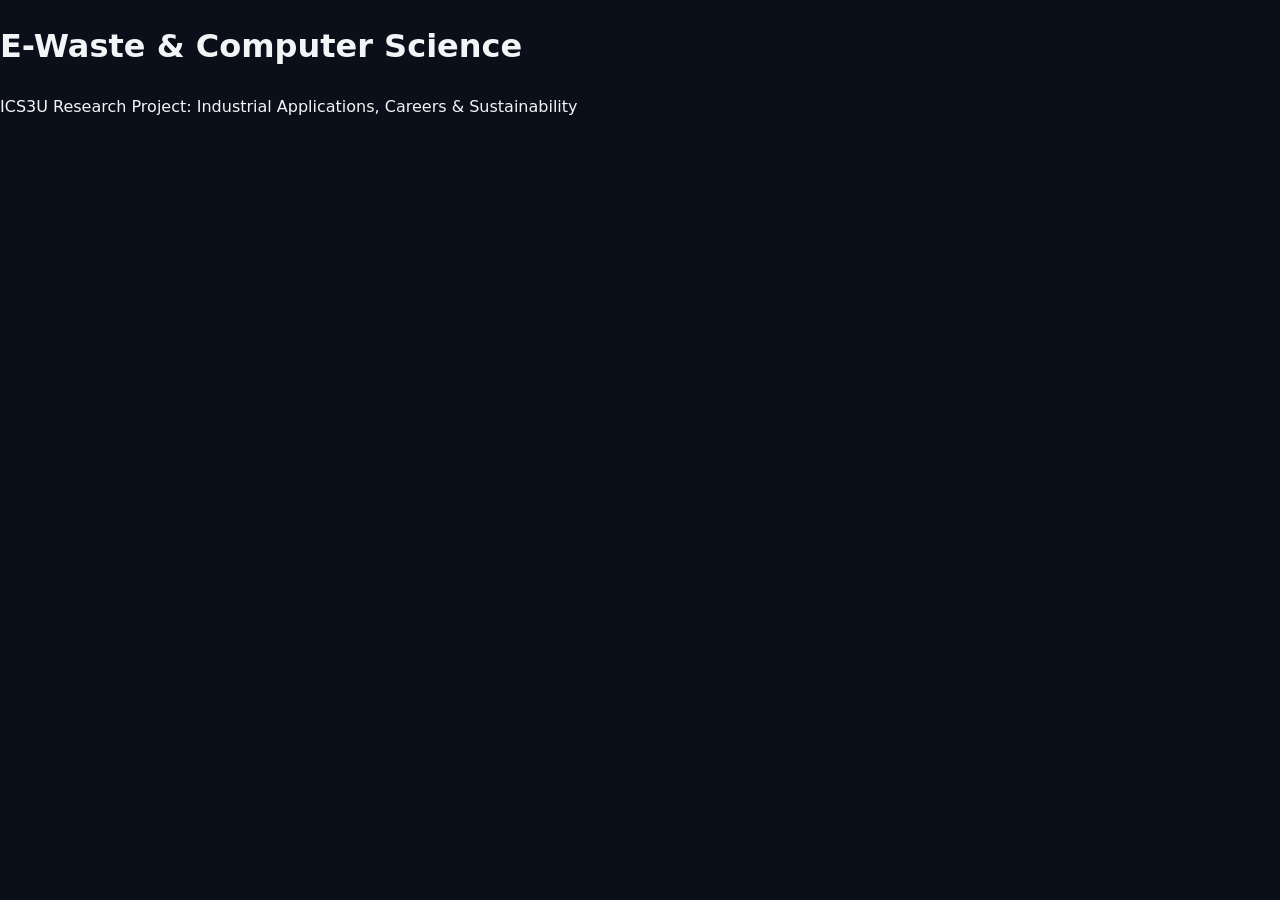
<file: index.html>
<!DOCTYPE html>
<html>
 <head>

    <link rel="stylesheet" href="styles.css">

    <title>E-waste - Intro</title>

    </head>

    <body>

        <header>
        <h1>E-Waste & Computer Science</h1>
        <p>ICS3U Research Project: Industrial Applications, Careers & Sustainability</p>
    </header>
     
    </body>
 
</html>
</file>
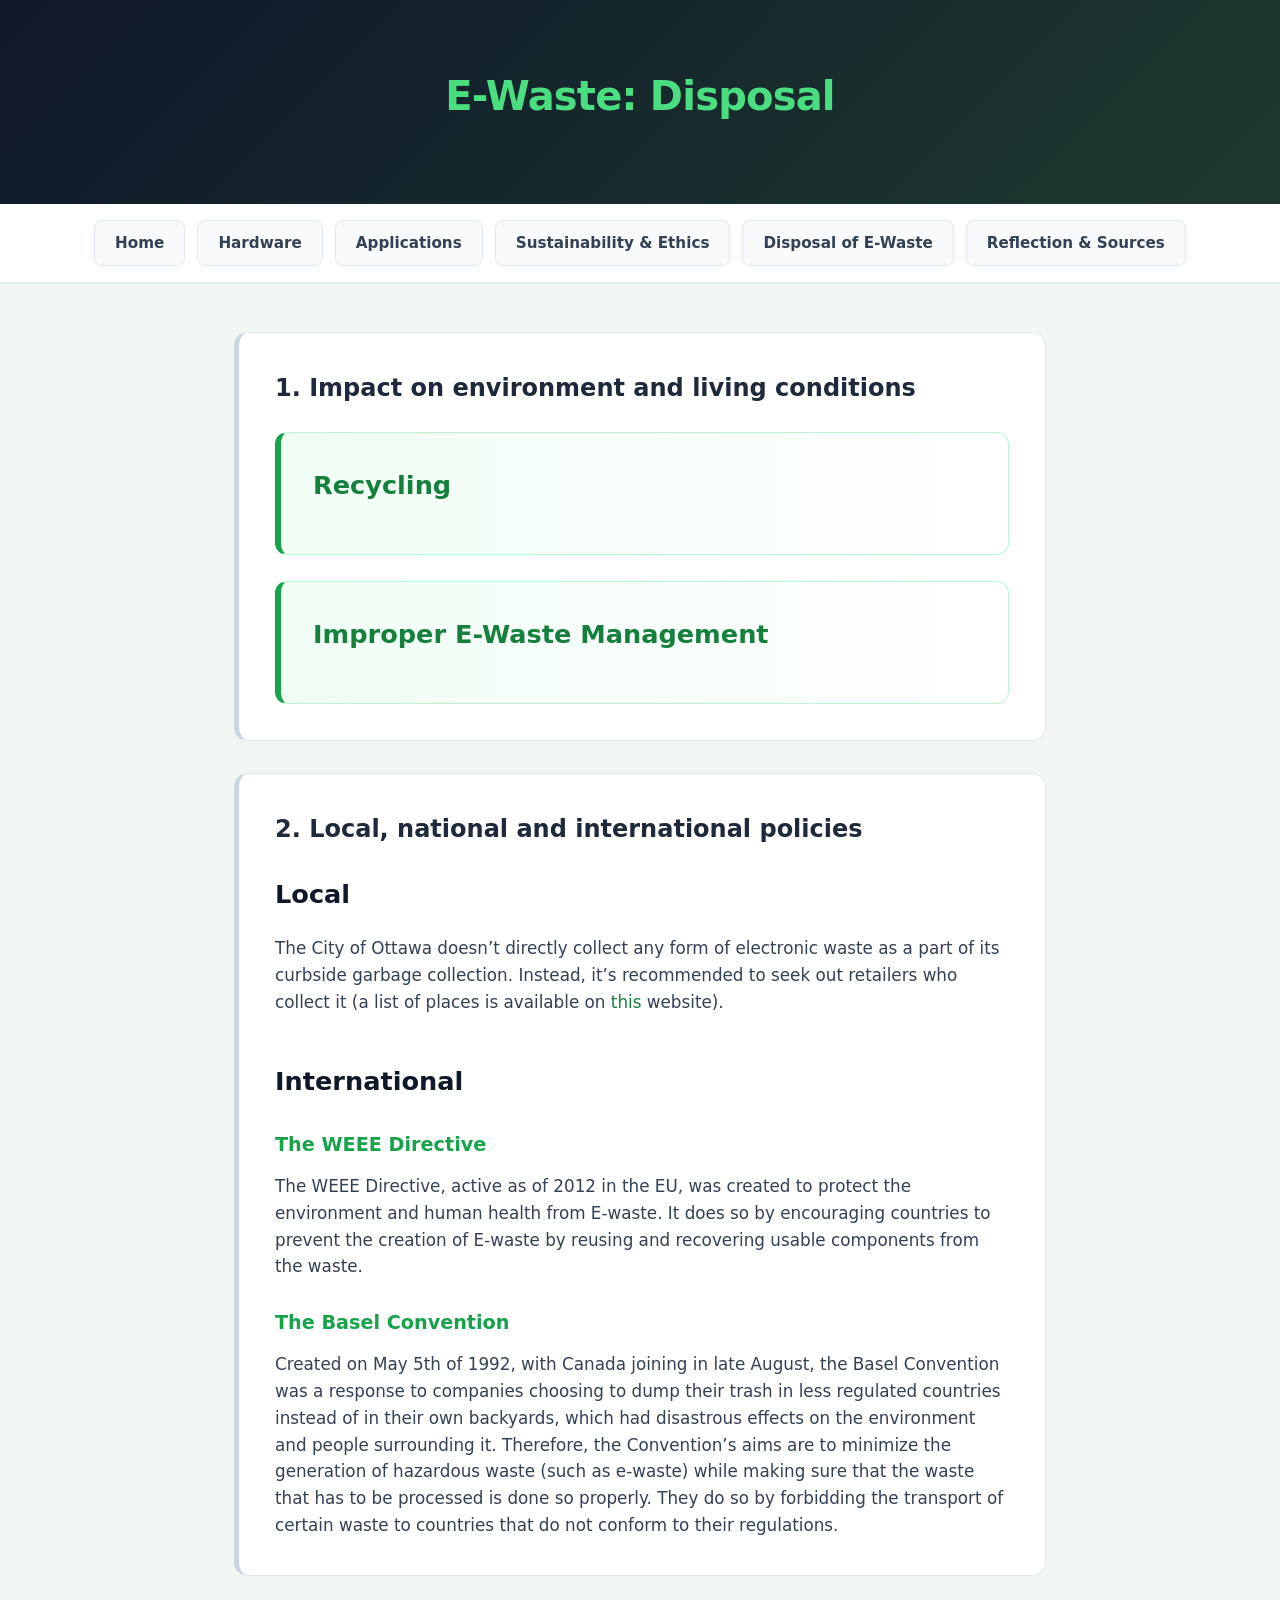
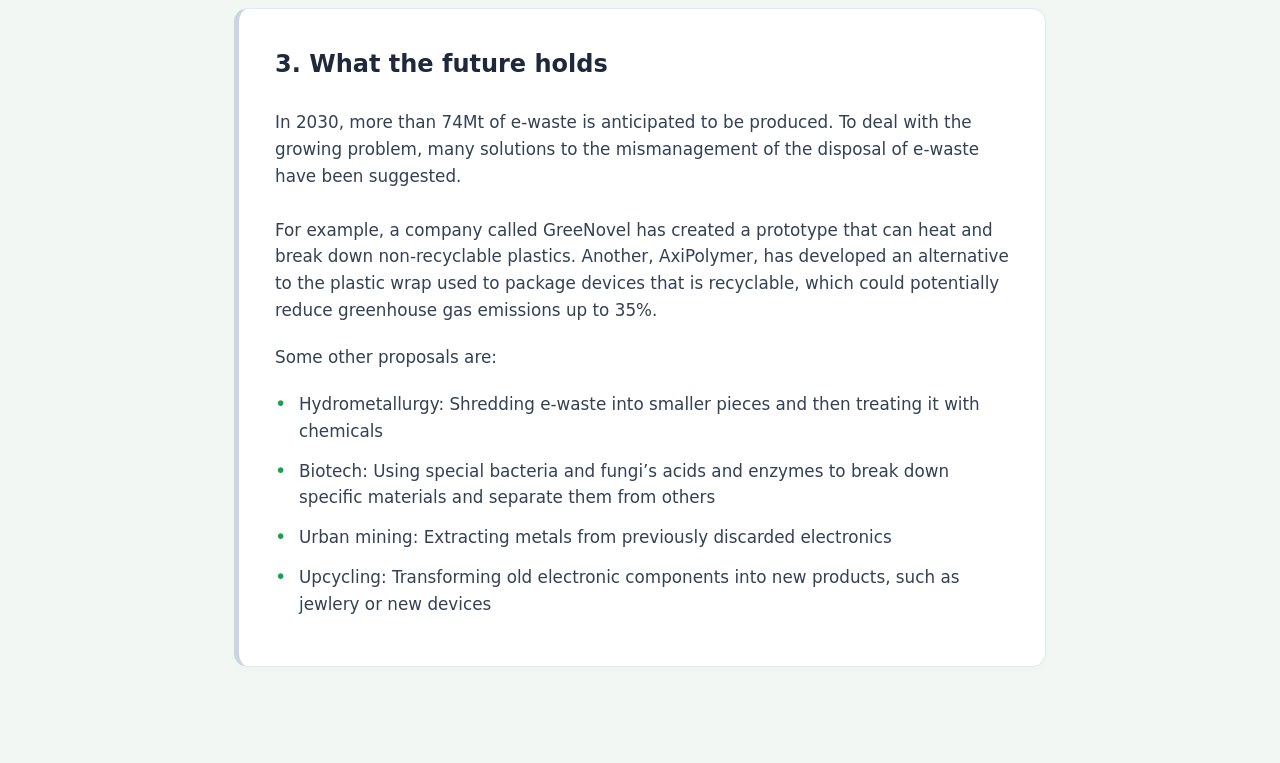
<file: disposal.html>
<!DOCTYPE html>
<html>
  <head>
    <meta charset="UTF-8">
    <meta name="viewport" content="width=device-width, initial-scale=1.0">
    <title>E-Waste: Disposal</title>
    <link rel="stylesheet" href="disposalStyle.css">
</head>
<body>

    <header>
        <h1>E-Waste: Disposal</h1>
    </header>

    <nav>
        <a href="inside.html">Home</a>
        <a href="hardware.html">Hardware</a>
        <a href="human.html">Applications</a>
        <a href="future.html">Sustainability & Ethics</a>
        <a href="disposal.html">Disposal of E-Waste</a>
        <a href="references.html">Reflection & Sources</a>
    </nav>

    <main>
        
        <section>
            <h1>1. Impact on environment and living conditions</h1>
        <br>

        <div class="highlight-box">
            <details>
                <summary><h2>Recycling</h2></summary>
                <p>
                    When collected properly, in Canada, E-waste is transported into regional processing facilities to be recycled,
                    which allows us to manufacture new products from it while reducing the environmental impact production 
                    would’ve had if we had had to dig up new resources. The general process varies from province to province and 
                    even city to city, but most e-waste is treated as follows:
                <br>
                <br>
                    Before it can be recycled, E-waste is first sorted in regional processing facilities. This is because different
                    devices are recycled differently. More than just sorting happens at this stage. Devices with personal data 
                    (smartphones, computers) have to be wiped to protect their previous users, and some devices will have to be 
                    dismantled so that dangerous components (batteries, lamps containing mercury–which can damage the brain and 
                    coordination) can be removed and properly handled.
                <br>
                <br>
                    All the parts then move on to recycling, where they are shredded and separated (based on conductivity, 
                    magnetism and density). Some materials are sent to be further refined under heat, such as metals or plastics, 
                    which pose a challenge since many different plastics are used in electronics. Then, they are mostly recycled 
                    into new products.
                <br>
                <br>
                    The whole process allows us to save energy, helps us reduce greenhouse gas emissions and reduces the need to mine 
                    new resources.

                </p>
            </details>
        </div>
    <br>
        <div class="highlight-box">
            <details>
                <summary><h2>Improper E-Waste Management</h2></summary>
                    <p>
                        While recycling is one of the best options for managing the trash, it’s not used as much as it 
                        should be, likely because of the cost. In fact, only 17-20% of E-waste is properly recycled. In 2019, 
                        53,6 million metric tons of waste was generated, and a report suggests that 4500 Eiffel Towers could be 
                        constructed from the amount of waste generated each year.
                    <br>
                    <br>
                        Instead of dealing with their country's laws of E-waste management and its costs, certain companies 
                        choose to export to less developed countries and use methods such as landfilling, incineration or acid 
                        baths. This has had many harmful effects on the environment and the people living near the dumping sites.
                    </p>
                <h3>Humans</h3>
                    <p>
                        When exposed to them for long periods of time, some components found in appliances can have 
                        disastrous effects on human health. One example is dioxins, a group of highly toxic chemicals 
                        that have been detected in the range of 15 to 56 times the World Health Organization’s recommended 
                        maximum intake near waste sites. They make their way into the body, harming respiratory health and the
                        immune system in addition to being able to cause cancers, tumors and chronic diseases.
                    </p>
                <h3>Environment</h3>
                    <p>
                        Incorrect treatment of e-waste can cause a lot of pollution. Chemicals in landfills can seep into 
                        the soil and contaminate the water, which is transmitted onto the plants that absorb it, giving 
                        them a variety of illnesses.This affects both humans and animals alike. The toxin-filled water can 
                        eventually make its way into rivers and ponds, spreading to areas multiple kilometers away from the 
                        facility. 
                    </p>
            </details>
        </div>
        </section>

        <section>
            <h1>2. Local, national and international policies</h1>
        <br>
            <h2>Local</h2>
                <p>
                The City of Ottawa doesn’t directly collect any form of electronic waste as a part of its curbside garbage 
                collection. Instead, it’s recommended to seek out retailers who collect it (a list of places is available on 
                <a href="https://ottawa.ca/en/garbage-and-recycling/waste-explorer" class="link" target="_blank">this</a> 
                website).
                </p>
        <br>
            <h2>International</h2>
                <h3>The WEEE Directive</h3>
                <p>
                    The WEEE Directive, active as of 2012 in the EU, was created to protect the environment and human 
                    health from E-waste. It does so by encouraging countries to prevent the creation of E-waste by reusing 
                    and recovering usable components from the waste.
                </p>
                <h3>The Basel Convention</h3>
                <p>
                    Created on May 5th of 1992, with Canada joining in late August, the Basel Convention was a response 
                    to companies choosing to dump their trash in less regulated countries instead of in their own backyards, 
                    which had disastrous effects on the environment and people surrounding it. Therefore, the Convention’s 
                    aims are to minimize the generation of hazardous waste (such as e-waste) while making sure that the waste 
                    that has to be processed is done so properly. They do so by forbidding the transport of certain waste to 
                    countries that do not conform to their regulations.
                </p>
        </section>


        <section>
            <h1>3. What the future holds</h1>
            <br>
                <p>
                    In 2030, more than 74Mt of e-waste is anticipated to be produced. To deal with the growing problem,
                    many solutions to the mismanagement of the disposal of e-waste have been suggested.
                <br>
                <br>
                    For example, a company called GreeNovel has created a prototype that can heat and break down 
                    non-recyclable plastics. Another, AxiPolymer, has developed an alternative to the plastic wrap used to
                    package devices that is recyclable, which could potentially reduce greenhouse gas emissions up to 35%. 
                </p>
                <p style="list-style-type:circle;">
                    Some other proposals are:
                    <li>Hydrometallurgy: Shredding e-waste into smaller pieces and then treating it with chemicals</li>
                    <li>Biotech: Using special bacteria and fungi’s acids and enzymes to break down specific materials and 
                    separate them from others</li>
                    <li>Urban mining: Extracting metals from previously discarded electronics 
                    <li>Upcycling: Transforming old electronic components into new products, such as jewlery or new devices</li>
                    </p>
        </section>


       <!-- <div class="highlight-box">
            <h2>Links</h2>
            <a class="link" href="https://landbellcanada.com/where-does-e-waste-go/#:~:text=Designated%20Drop%2Doff%20Locations%3A%20Many,centers%2C%20or%20dedicated%20recycling%20depots">Where does E-Waste go? - Landbell Canada</a>
        <br>
            <a class="link" href="https://www.pcsforpeople.org/environmental/the-impact-of-e-waste-understanding-the-consequences-and-solutions/">The Impact of E-waste: Understanding the Consequences and Solutions - PCs for People</a>
        <br> 
            <a class="link" href="https://www.sciencedirect.com/science/article/pii/S2949750723000135#s0075">Review on E-waste management and its impact on the environment and society - Science Direct</a>
        <br> 
            <a class="link" href="https://ottawa.ca/en/garbage-and-recycling/hazardous-waste-electronic-waste-and-special-items/electronic-waste">Hazardous waste, electronic waste and special items - City of Ottawa</a>
        <br> 
            <a class="link" href="https://www.canada.ca/en/shared-services/campaigns/stories/innovation-story-revolutionizing-it-waste-recycling.html">Revolutionizing IT waste recycling - Government of Canada</a>
        <br> 
            <a class="link" href="https://www.who.int/news-room/fact-sheets/detail/dioxins-and-their-effects-on-human-health">Dioxins - WHO</a>
        <br> 
            <a class="link" href="https://quantumlifecycle.com/en_CA/blog/innovative-e-waste-recycling-methods-turning-waste-into-resources/">Innovative E-Waste Recycling Methods: Turning Waste into Resources - Quantum</a>
        <br> 
            <a class="link" href="https://www.canada.ca/en/environment-climate-change/services/managing-reducing-waste/international-commitments/basel-convention-control-transboundary-movements.html">Basel convention on the control of transboundary movements of hazardous wastes and <br> their disposal - Government of Canada</a>
        <br> 
            <a class="link" href="https://www.basel.int/TheConvention/Overview/tabid/1271/Default.aspx">Basel Convention on the Control of Transboundary Movements of Hazardous Wastes and their Disposal - The Basel Convention</a>
        <br> 
            <a class="link" href="https://environment.ec.europa.eu/topics/waste-and-recycling/waste-electrical-and-electronic-equipment-weee_en">Waste from Electrical and Electronic Equipment (WEEE) - European Comission</a>
        </div> -->
    </main>

</body>
</html>
</file>
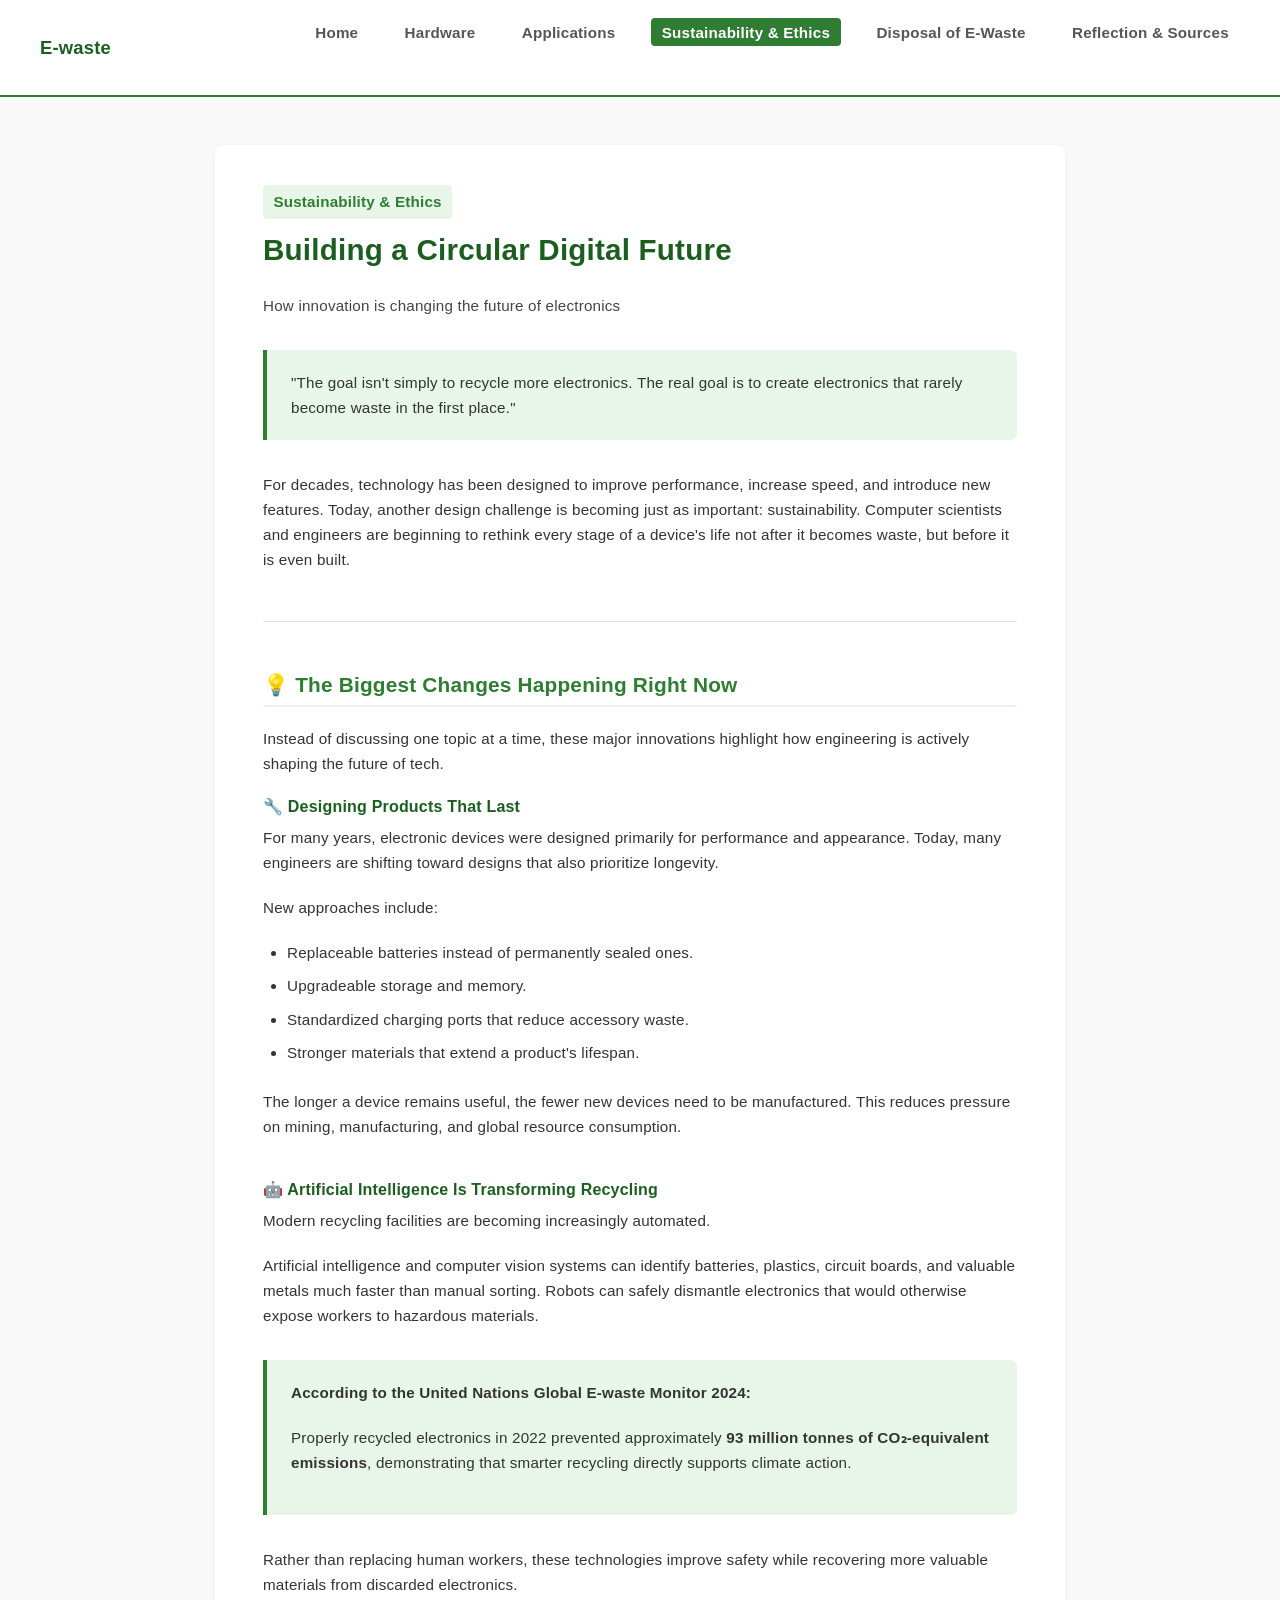
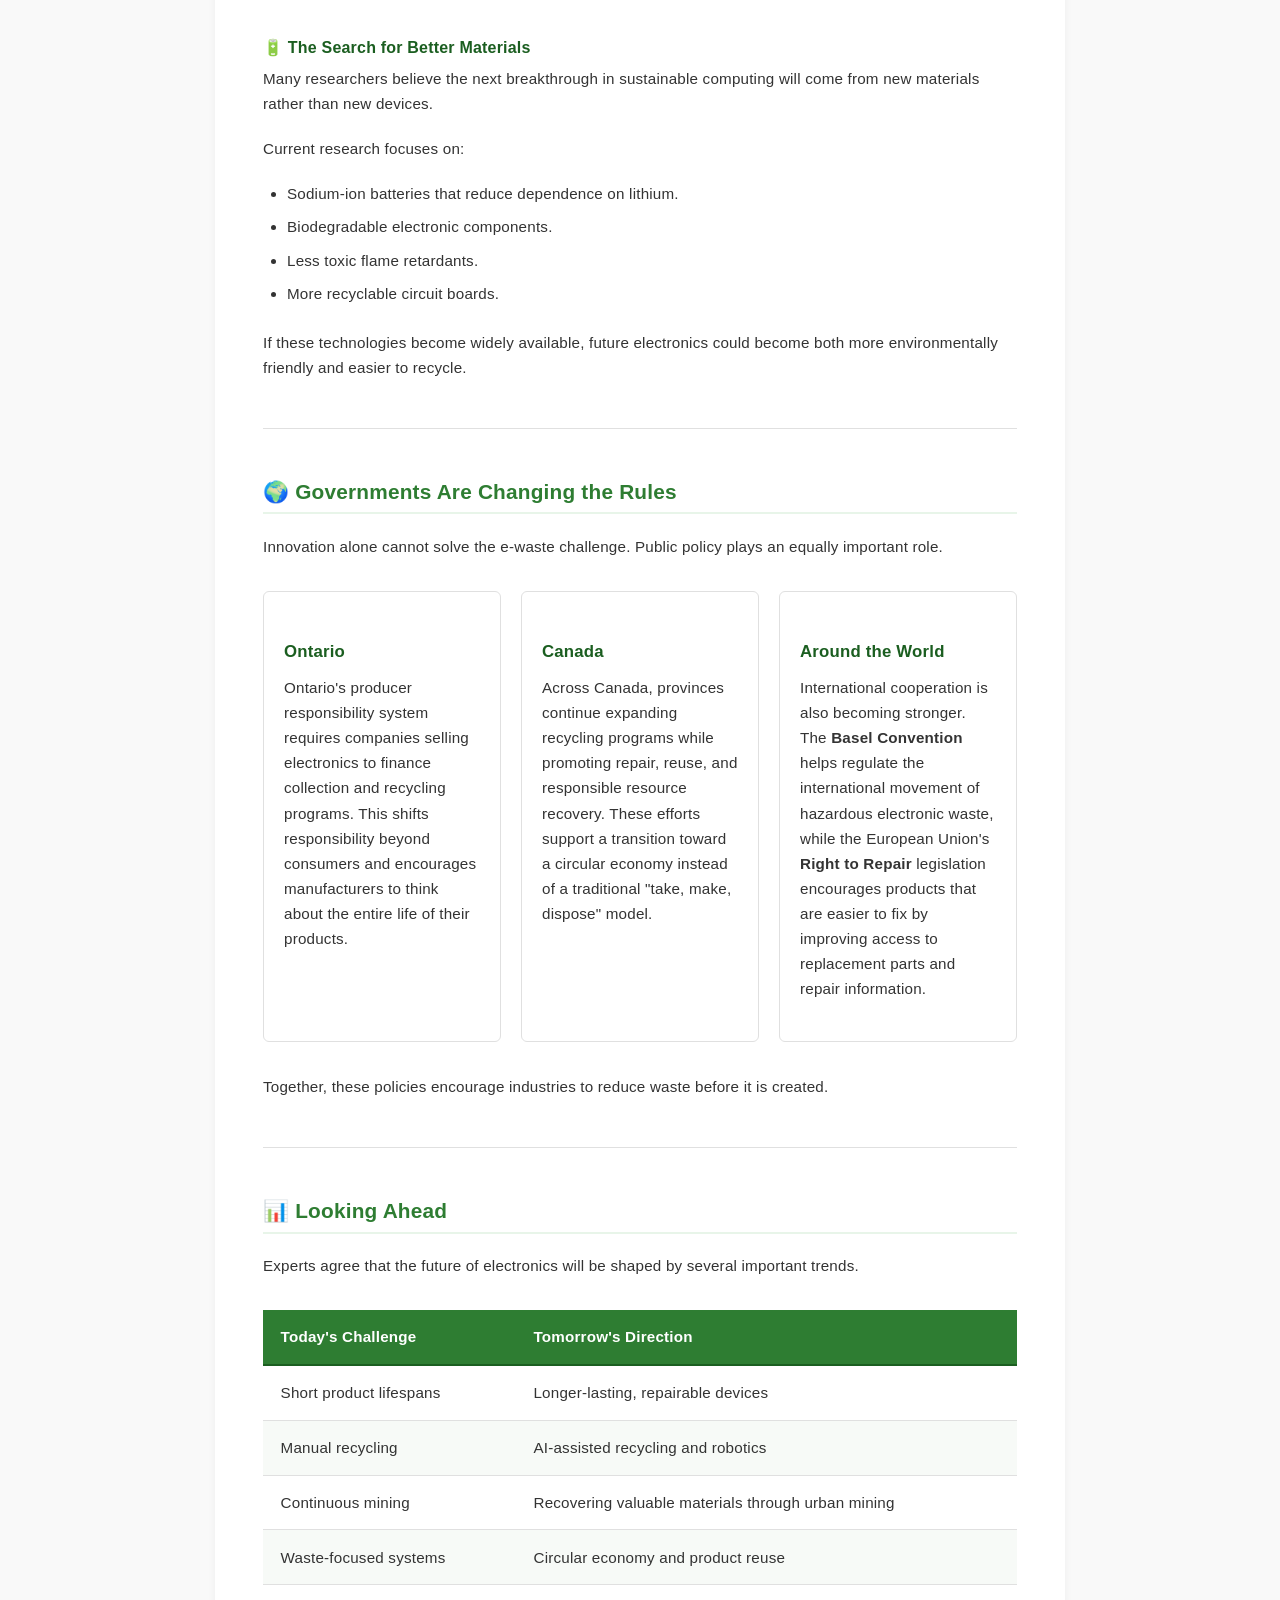
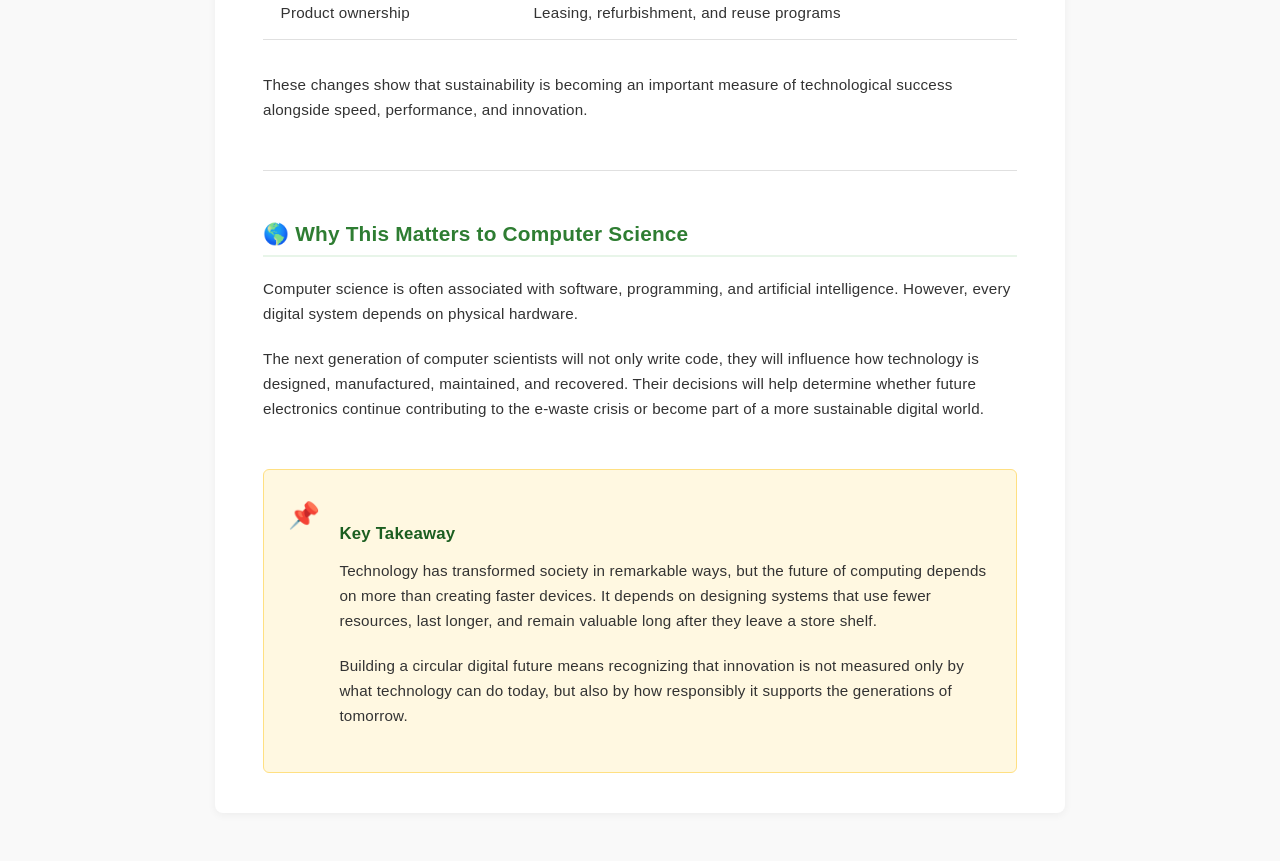
<file: future.html>
<!DOCTYPE html>
<html lang="en">
<head>
  <!--This document is under the tab "Sustainabillity & Ethics"-->
  <meta charset="UTF-8">
  <meta name="viewport" content="width=device-width, initial-scale=1.0">
  <title>Building a Circular Digital Future | Sustainability & Ethics</title>
  <link rel="stylesheet" href="ass.css">
</head>
<body>

  <header class="site-header">
    <div class="logo">E-waste</div>
    <nav>
      <ul>
        <li><a href="inside.html">Home</a></li>
        <li><a href="hardware.html">Hardware</a></li>
        <li><a href="human.html">Applications</a></li>
        <li><a href="future.html" class="active">Sustainability & Ethics</a></li>
        <li><a href="disposal.html">Disposal of E-Waste</a></li>
        <li><a href="references.html">Reflection & Sources</a></li>
    </nav>
  </header>

  <main class="article-container">

    <header class="article-hero">
      <span class="category-tag">Sustainability & Ethics</span>
      <h1>Building a Circular Digital Future</h1>
      <p class="lead-in">How innovation is changing the future of electronics</p>
      
      <blockquote class="pull-quote">
        "The goal isn't simply to recycle more electronics. The real goal is to create electronics that rarely become waste in the first place."
      </blockquote>

      <p>
        For decades, technology has been designed to improve performance, increase speed, and introduce new features. Today, another design challenge is becoming just as important: sustainability. Computer scientists and engineers are beginning to rethink every stage of a device's life not after it becomes waste, but before it is even built.
      </p>

    </header>

    <hr class="divider">

    <article class="chapter">
      <span class="chapter-number"></span>
      <h2>💡 The Biggest Changes Happening Right Now</h2>
      <p class="section-note">
        Instead of discussing one topic at a time, these major innovations highlight how engineering is actively shaping the future of tech.
      </p>

      <section class="sub-topic">
        <h3>🔧 Designing Products That Last</h3>
        <p>
          For many years, electronic devices were designed primarily for performance and appearance. Today, many engineers are shifting toward designs that also prioritize longevity.
        </p>
        <p>New approaches include:</p>
        <ul>
          <li>Replaceable batteries instead of permanently sealed ones.</li>
          <li>Upgradeable storage and memory.</li>
          <li>Standardized charging ports that reduce accessory waste.</li>
          <li>Stronger materials that extend a product's lifespan.</li>
        </ul>
        <p>
          The longer a device remains useful, the fewer new devices need to be manufactured. This reduces pressure on mining, manufacturing, and global resource consumption.
        </p>
      </section>

      <section class="sub-topic">
        <h3>🤖 Artificial Intelligence Is Transforming Recycling</h3>
        <p>
          Modern recycling facilities are becoming increasingly automated.
        </p>
        <p>
          Artificial intelligence and computer vision systems can identify batteries, plastics, circuit boards, and valuable metals much faster than manual sorting. Robots can safely dismantle electronics that would otherwise expose workers to hazardous materials.
        </p>

        <blockquote class="stat-box">
          <p><strong>According to the United Nations Global E-waste Monitor 2024:</strong></p>
          <p>Properly recycled electronics in 2022 prevented approximately <strong>93 million tonnes of CO₂-equivalent emissions</strong>, demonstrating that smarter recycling directly supports climate action.</p>
        </blockquote>

        <p>
          Rather than replacing human workers, these technologies improve safety while recovering more valuable materials from discarded electronics.
        </p>
      </section>

      <section class="sub-topic">
        <h3>🔋 The Search for Better Materials</h3>
        <p>
          Many researchers believe the next breakthrough in sustainable computing will come from new materials rather than new devices.
        </p>
        <p>Current research focuses on:</p>
        <ul>
          <li>Sodium-ion batteries that reduce dependence on lithium.</li>
          <li>Biodegradable electronic components.</li>
          <li>Less toxic flame retardants.</li>
          <li>More recyclable circuit boards.</li>
        </ul>
        <p>
          If these technologies become widely available, future electronics could become both more environmentally friendly and easier to recycle.
        </p>
      </section>
    </article>

    <hr class="divider">

    <article class="chapter">
      <span class="chapter-number"></span>
      <h2>🌍 Governments Are Changing the Rules</h2>
      <p>
        Innovation alone cannot solve the e-waste challenge. Public policy plays an equally important role.
      </p>

      <div class="policy-grid">
        <div class="policy-card">
          <h3>Ontario</h3>
          <p>Ontario's producer responsibility system requires companies selling electronics to finance collection and recycling programs. This shifts responsibility beyond consumers and encourages manufacturers to think about the entire life of their products.</p>
        </div>

        <div class="policy-card">
          <h3>Canada</h3>
          <p>Across Canada, provinces continue expanding recycling programs while promoting repair, reuse, and responsible resource recovery. These efforts support a transition toward a circular economy instead of a traditional "take, make, dispose" model.</p>
        </div>

        <div class="policy-card">
          <h3>Around the World</h3>
          <p>International cooperation is also becoming stronger. The <strong>Basel Convention</strong> helps regulate the international movement of hazardous electronic waste, while the European Union's <strong>Right to Repair</strong> legislation encourages products that are easier to fix by improving access to replacement parts and repair information.</p>
        </div>
      </div>

      <p style="margin-top: 1.5rem;">
        Together, these policies encourage industries to reduce waste before it is created.
      </p>
    </article>

    <hr class="divider">

    <article class="chapter">
      <span class="chapter-number"></span>
      <h2>📊 Looking Ahead</h2>
      <p>
        Experts agree that the future of electronics will be shaped by several important trends.
      </p>

      <div class="table-container">
        <table class="data-table">
          <thead>
            <tr>
              <th>Today's Challenge</th>
              <th>Tomorrow's Direction</th>
            </tr>
          </thead>
          <tbody>
            <tr>
              <td>Short product lifespans</td>
              <td>Longer-lasting, repairable devices</td>
            </tr>
            <tr>
              <td>Manual recycling</td>
              <td>AI-assisted recycling and robotics</td>
            </tr>
            <tr>
              <td>Continuous mining</td>
              <td>Recovering valuable materials through urban mining</td>
            </tr>
            <tr>
              <td>Waste-focused systems</td>
              <td>Circular economy and product reuse</td>
            </tr>
            <tr>
              <td>Product ownership</td>
              <td>Leasing, refurbishment, and reuse programs</td>
            </tr>
          </tbody>
        </table>
      </div>

      <p>
        These changes show that sustainability is becoming an important measure of technological success alongside speed, performance, and innovation.
      </p>
    </article>

    <hr class="divider">

    <article class="chapter">
      <h2>🌎 Why This Matters to Computer Science</h2>
      <p>
        Computer science is often associated with software, programming, and artificial intelligence. However, every digital system depends on physical hardware.
      </p>
      <p>
        The next generation of computer scientists will not only write code, they will influence how technology is designed, manufactured, maintained, and recovered. Their decisions will help determine whether future electronics continue contributing to the e-waste crisis or become part of a more sustainable digital world.
      </p>
    </article>

    <aside class="did-you-know key-takeaway-box">
      <div class="icon">📌</div>
      <div>
        <h3>Key Takeaway</h3>
        <p>
          Technology has transformed society in remarkable ways, but the future of computing depends on more than creating faster devices. It depends on designing systems that use fewer resources, last longer, and remain valuable long after they leave a store shelf.
        </p>
        <p style="margin-top: 0.75rem;">
          Building a circular digital future means recognizing that innovation is not measured only by what technology can do today, but also by how responsibly it supports the generations of tomorrow.
        </p>
      </div>
    </aside>

  </main>



</body>
</html>
</file>
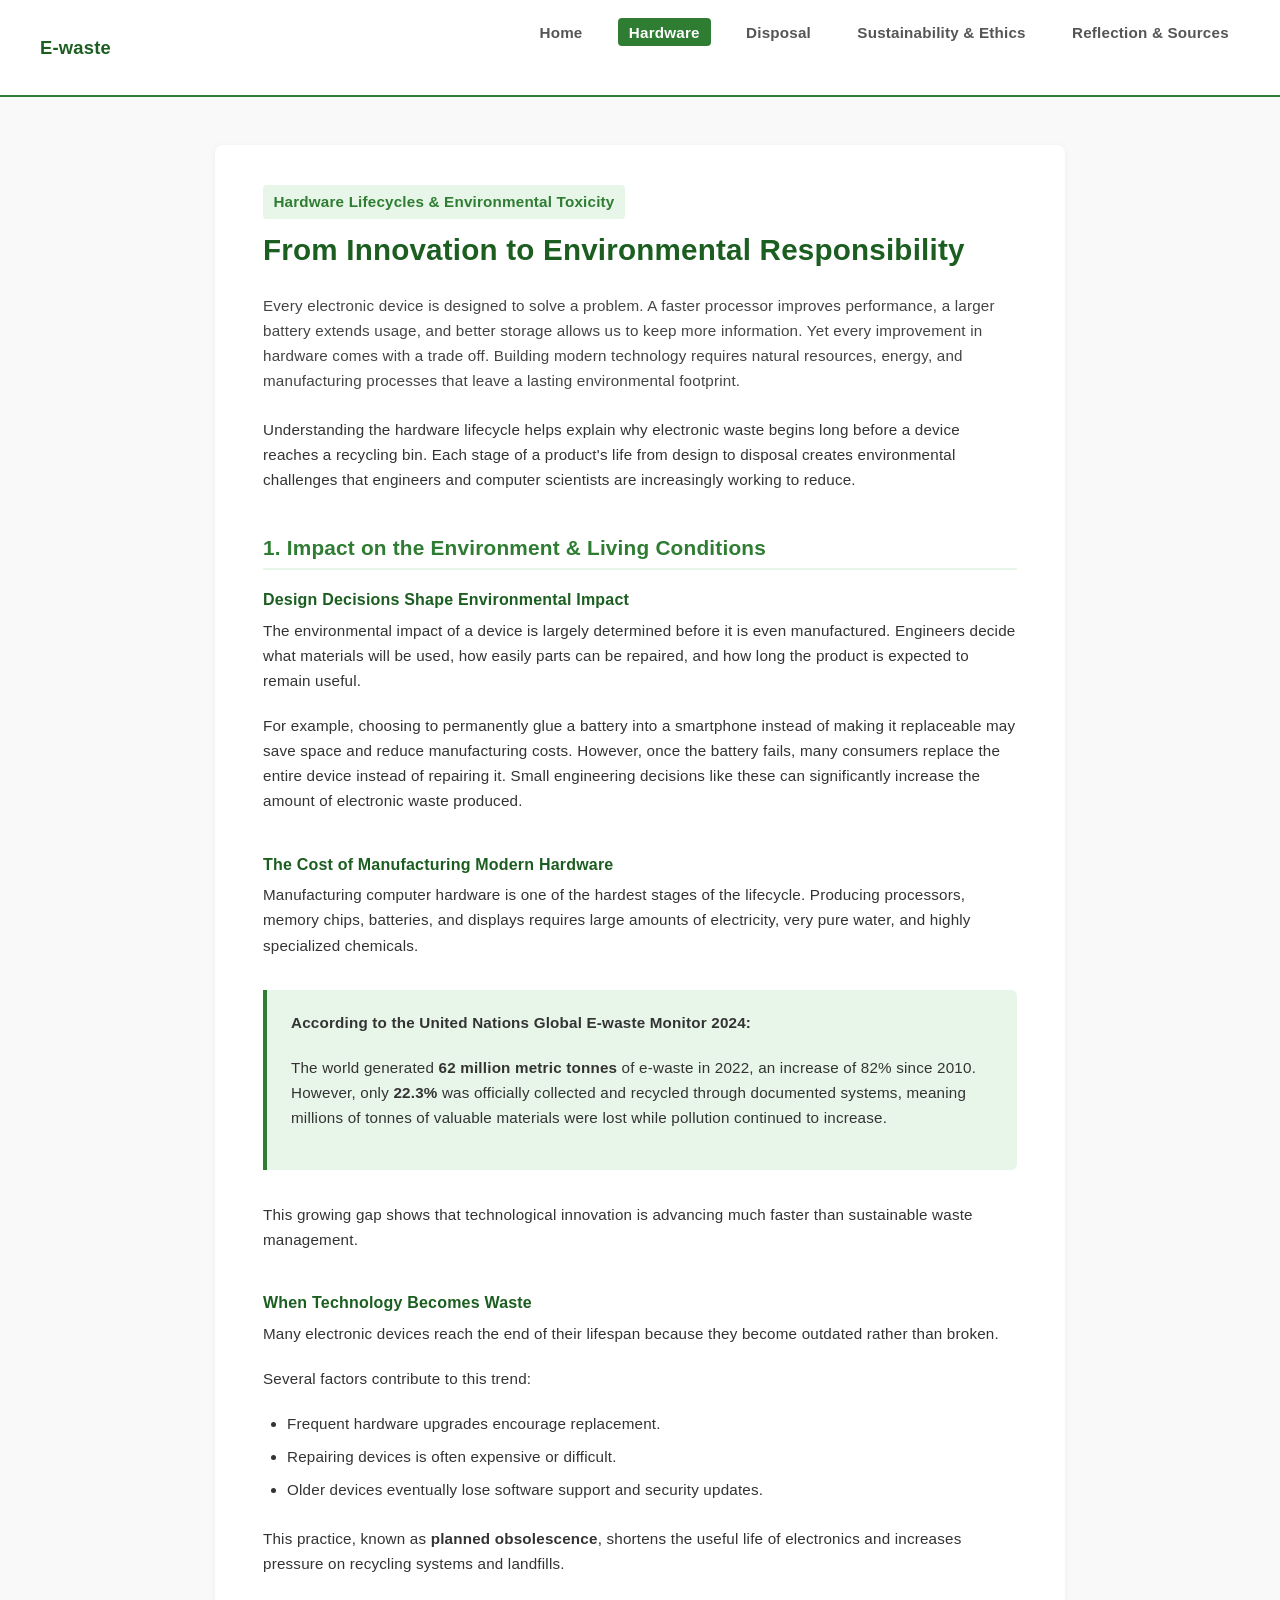
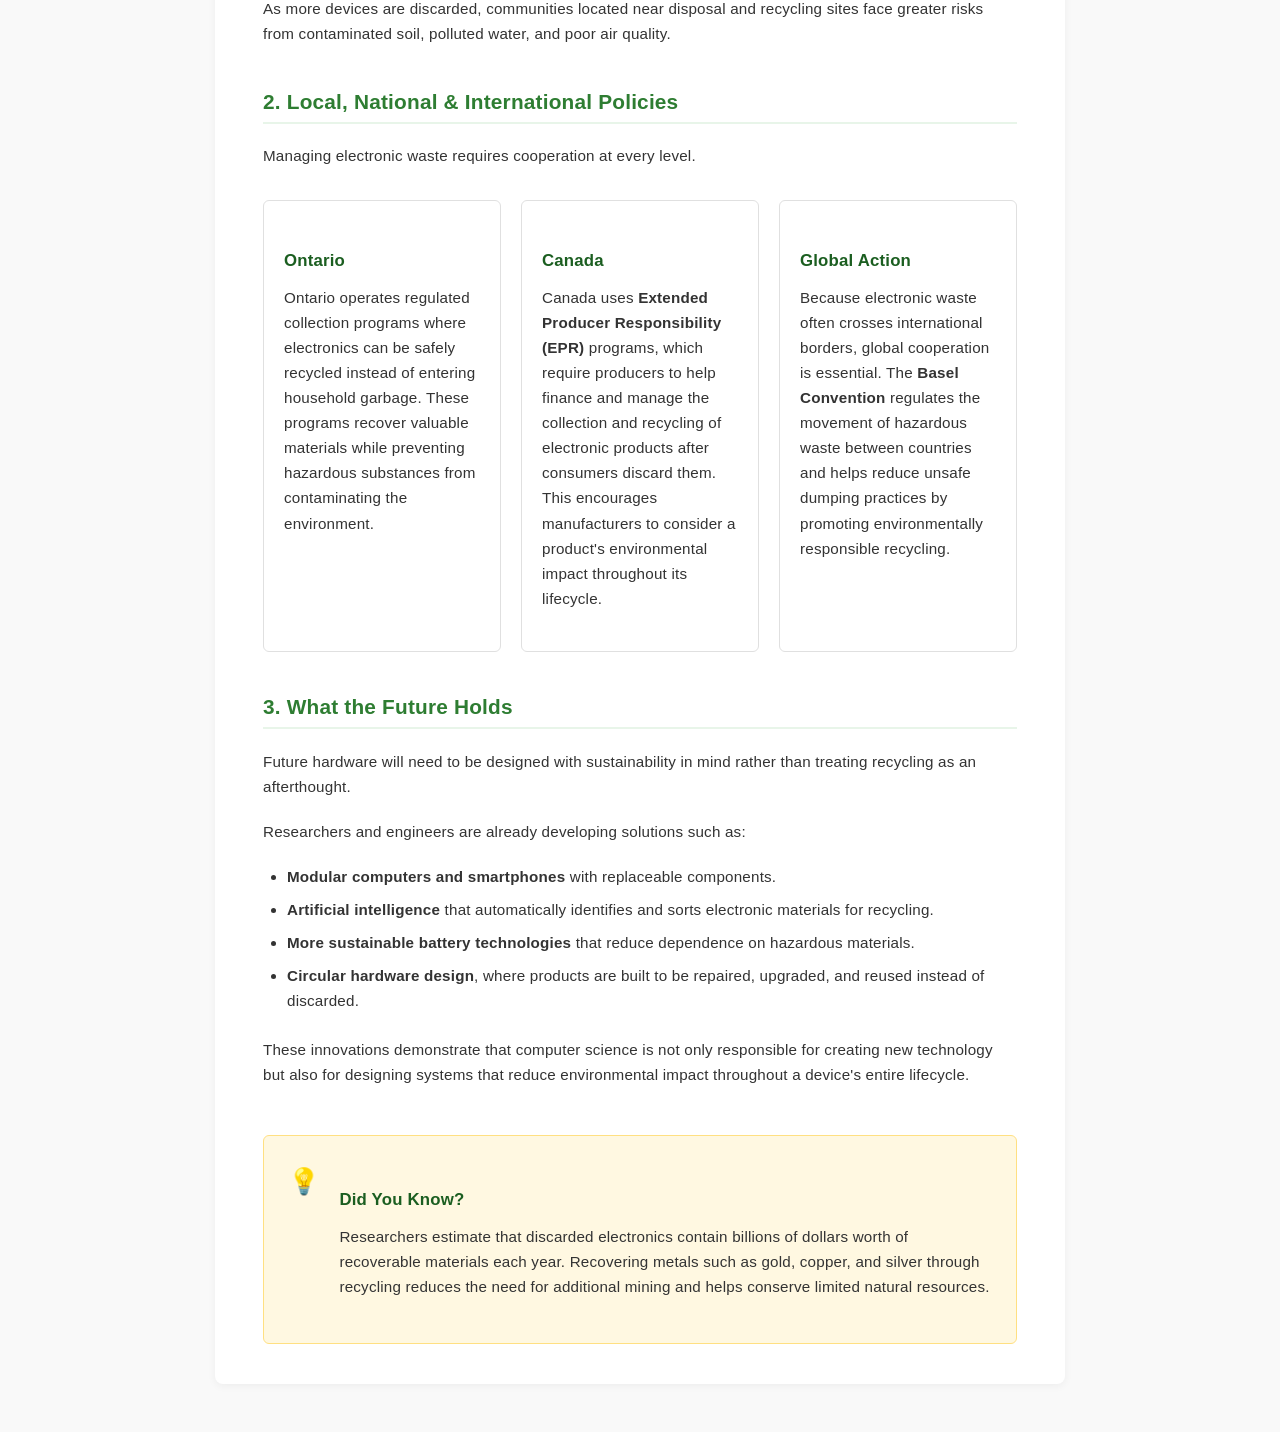
<file: hardware.html>
<!DOCTYPE html>
<html lang="en">
<head>
  <meta charset="UTF-8">
  <meta name="viewport" content="width=device-width, initial-scale=1.0">
  <title>Hardware Lifecycles & Environmental Toxicity</title>
  <link rel="stylesheet" href="ass.css">
</head>
<body>

  <header class="site-header">
    <div class="logo">E-waste</div>
    <nav>
      <ul>
        <li><a href="inside.html">Home</a></li>
        <li><a href="hardware.html" class="active">Hardware</a></li>
        <li><a href="human.html">Disposal</a></li>
        <li><a href="future.html">Sustainability & Ethics</a></li>
        <li><a href="references.html">Reflection & Sources</a></li>
        
      </ul>
    </nav>
  </header>

  <main class="article-container">

    <header class="article-hero">
      <span class="category-tag">Hardware Lifecycles & Environmental Toxicity</span>
      <h1>From Innovation to Environmental Responsibility</h1>
      
      <p class="lead-in">
        Every electronic device is designed to solve a problem. A faster processor improves performance, a larger battery extends usage, and better storage allows us to keep more information. Yet every improvement in hardware comes with a trade off. Building modern technology requires natural resources, energy, and manufacturing processes that leave a lasting environmental footprint.
      </p>
      
      <p>
        Understanding the hardware lifecycle helps explain why electronic waste begins long before a device reaches a recycling bin. Each stage of a product's life from design to disposal creates environmental challenges that engineers and computer scientists are increasingly working to reduce.
      </p>
    </header>


    <article class="chapter">
      <span class="chapter-number">  </span>
      <h2>1. Impact on the Environment & Living Conditions</h2>

      <section class="sub-topic">
        <h3>Design Decisions Shape Environmental Impact</h3>
        <p>
          The environmental impact of a device is largely determined before it is even manufactured. Engineers decide what materials will be used, how easily parts can be repaired, and how long the product is expected to remain useful.
        </p>
        <p>
          For example, choosing to permanently glue a battery into a smartphone instead of making it replaceable may save space and reduce manufacturing costs. However, once the battery fails, many consumers replace the entire device instead of repairing it. Small engineering decisions like these can significantly increase the amount of electronic waste produced.
        </p>
      </section>

      <section class="sub-topic">
        <h3>The Cost of Manufacturing Modern Hardware</h3>
        <p>
          Manufacturing computer hardware is one of the hardest stages of the lifecycle. Producing processors, memory chips, batteries, and displays requires large amounts of electricity, very pure water, and highly specialized chemicals.
        </p>
        
        <blockquote class="stat-box">
          <p><strong>According to the United Nations Global E-waste Monitor 2024:</strong></p>
          <p>The world generated <strong>62 million metric tonnes</strong> of e-waste in 2022, an increase of 82% since 2010. However, only <strong>22.3%</strong> was officially collected and recycled through documented systems, meaning millions of tonnes of valuable materials were lost while pollution continued to increase.</p>
        </blockquote>

        <p>
          This growing gap shows that technological innovation is advancing much faster than sustainable waste management.
        </p>
      </section>

      <section class="sub-topic">
        <h3>When Technology Becomes Waste</h3>
        <p>
          Many electronic devices reach the end of their lifespan because they become outdated rather than broken.
        </p>
        <p>Several factors contribute to this trend:</p>
        <ul>
          <li>Frequent hardware upgrades encourage replacement.</li>
          <li>Repairing devices is often expensive or difficult.</li>
          <li>Older devices eventually lose software support and security updates.</li>
        </ul>
        <p>
          This practice, known as <strong>planned obsolescence</strong>, shortens the useful life of electronics and increases pressure on recycling systems and landfills.
        </p>
        <p>
          As more devices are discarded, communities located near disposal and recycling sites face greater risks from contaminated soil, polluted water, and poor air quality.
        </p>
      </section>
    </article>

    <article class="chapter">
      <span class="chapter-number">  </span>
      <h2>2. Local, National & International Policies</h2>
      <p>Managing electronic waste requires cooperation at every level.</p>

      <div class="policy-grid">
        <div class="policy-card">
          <h3>Ontario</h3>
          <p>Ontario operates regulated collection programs where electronics can be safely recycled instead of entering household garbage. These programs recover valuable materials while preventing hazardous substances from contaminating the environment.</p>
        </div>

        <div class="policy-card">
          <h3>Canada</h3>
          <p>Canada uses <strong>Extended Producer Responsibility (EPR)</strong> programs, which require producers to help finance and manage the collection and recycling of electronic products after consumers discard them. This encourages manufacturers to consider a product's environmental impact throughout its lifecycle.</p>
        </div>

        <div class="policy-card">
          <h3>Global Action</h3>
          <p>Because electronic waste often crosses international borders, global cooperation is essential. The <strong>Basel Convention</strong> regulates the movement of hazardous waste between countries and helps reduce unsafe dumping practices by promoting environmentally responsible recycling.</p>
        </div>
      </div>
    </article>

    <article class="chapter">
      <span class="chapter-number">   </span>
      <h2>3. What the Future Holds</h2>
      <p>
        Future hardware will need to be designed with sustainability in mind rather than treating recycling as an afterthought.
      </p>
      <p>Researchers and engineers are already developing solutions such as:</p>
      <ul>
        <li><strong>Modular computers and smartphones</strong> with replaceable components.</li>
        <li><strong>Artificial intelligence</strong> that automatically identifies and sorts electronic materials for recycling.</li>
        <li><strong>More sustainable battery technologies</strong> that reduce dependence on hazardous materials.</li>
        <li><strong>Circular hardware design</strong>, where products are built to be repaired, upgraded, and reused instead of discarded.</li>
      </ul>
      <p>
        These innovations demonstrate that computer science is not only responsible for creating new technology but also for designing systems that reduce environmental impact throughout a device's entire lifecycle.
      </p>
    </article>

    <aside class="did-you-know">
      <div class="icon">💡</div>
      <div>
        <h3>Did You Know?</h3>
        <p>
          Researchers estimate that discarded electronics contain billions of dollars worth of recoverable materials each year. Recovering metals such as gold, copper, and silver through recycling reduces the need for additional mining and helps conserve limited natural resources.
        </p>
      </div>
    </aside>

  </main>
    



</body>
</html>
</file>
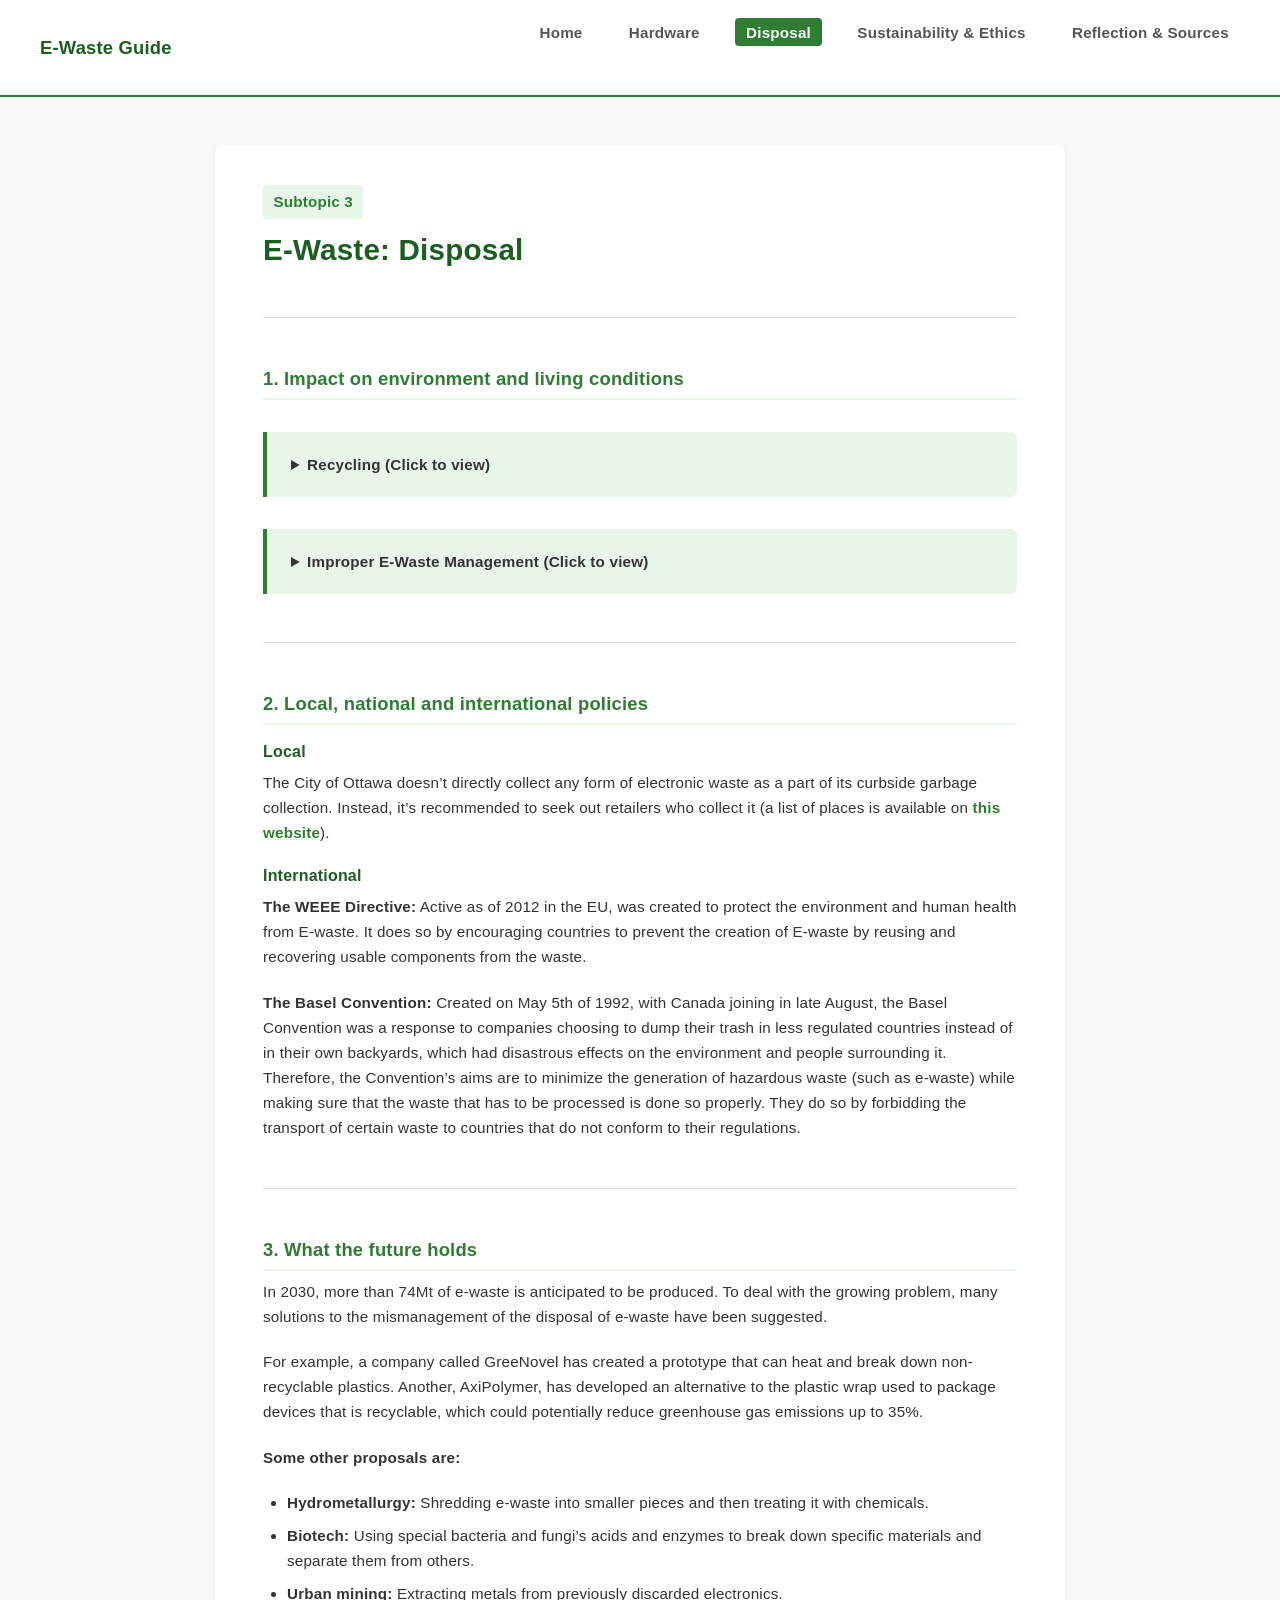
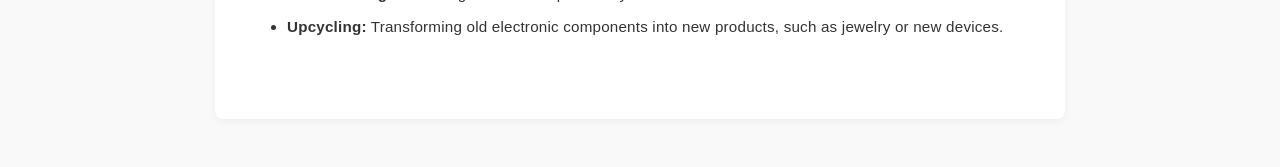
<file: human.html>
<!DOCTYPE html>
<html lang="en">
<head>
  <meta charset="UTF-8">
  <meta name="viewport" content="width=device-width, initial-scale=1.0">
  <title>E-Waste: Disposal</title>
  <link rel="stylesheet" href="ass.css">
</head>
<body>

  <header class="site-header">
    <div class="logo">E-Waste Guide</div>
    <nav>
      <ul>
        <li><a href="inside.html">Home</a></li>
        <li><a href="hardware.html">Hardware</a></li>
        <li><a href="human.html"  class="active">Disposal</a></li>
        <li><a href="future.html" >Sustainability & Ethics</a></li>
        <li><a href="references.html">Reflection & Sources</a></li>
        
      </ul>
    </nav>
  </header>

  <main class="article-container">

    <div class="article-hero">
      <span class="category-tag">Subtopic 3</span>
      <h1>E-Waste: Disposal</h1>
    </div>

    <hr class="divider">

    <section>
      <h2>1. Impact on environment and living conditions</h2>

      <div class="stat-box">
        <details>
          <summary>Recycling (Click to view)</summary>
          <p>
            When collected properly, in Canada, E-waste is transported into regional processing facilities to be recycled, which allows us to manufacture new products from it while reducing the environmental impact production would’ve had if we had had to dig up new resources. The general process varies from province to province and even city to city, but most e-waste is treated as follows:
          </p>
          <p>
            Before it can be recycled, E-waste is first sorted in regional processing facilities. This is because different devices are recycled differently. More than just sorting happens at this stage. Devices with personal data (smartphones, computers) have to be wiped to protect their previous users, and some devices will have to be dismantled so that dangerous components (batteries, lamps containing mercury–which can damage the brain and coordination) can be removed and properly handled.
          </p>
          <p>
            All the parts then move on to recycling, where they are shredded and separated (based on conductivity, magnetism and density). Some materials are sent to be further refined under heat, such as metals or plastics, which pose a challenge since many different plastics are used in electronics. Then, they are mostly recycled into new products.
          </p>
          <p>
            The whole process allows us to save energy, helps us reduce greenhouse gas emissions, reduces the need to mine resources and in all minimizes the impact of mining.
          </p>
        </details>
      </div>

      <div class="stat-box">
        <details>
          <summary>Improper E-Waste Management (Click to view)</summary>
          <p>
            While recycling is one of the best options for managing the trash, it’s not used as much as it should be, likely because of the cost. In fact, only 17-20% of E-waste is properly recycled. In 2019, 53.6 million metric tons of waste was generated, and a report suggests that 4500 Eiffel Towers could be constructed from the amount of waste generated each year.
          </p>
          <p>
            Instead of dealing with their country's laws of E-waste management and its costs, certain companies choose to export to less developed countries and use methods such as landfilling, incineration or acid baths. This has had many harmful effects on the environment and the people living near the dumping sites.
          </p>
          
          <h3>Humans</h3>
          <p>
            When exposed to them for long periods of time, some components found in appliances can have disastrous effects on human health. One example is dioxins, a group of highly toxic chemicals that have been detected in the range of 15 to 56 times the World Health Organization’s recommended maximum intake near waste sites. They make their way into the body, harming respiratory health and the immune system in addition to being able to cause cancers, tumors and chronic diseases.
          </p>
          
          <h3>Environment</h3>
          <p>
            Incorrect treatment of e-waste can cause a lot of pollution. Chemicals in landfills can seep into the soil and contaminate the water, which is transmitted onto the plants that absorb it, giving them a variety of illnesses. This affects both humans and animals alike. The toxin-filled water can eventually make its way into rivers and ponds, spreading to areas multiple kilometers away from the facility.
          </p>
        </details>
      </div>
    </section>

    <hr class="divider">

    <section>
      <h2>2. Local, national and international policies</h2>
      
      <h3>Local</h3>
      <p>
        The City of Ottawa doesn’t directly collect any form of electronic waste as a part of its curbside garbage collection. Instead, it’s recommended to seek out retailers who collect it (a list of places is available on 
        <a href="https://ottawa.ca/en/garbage-and-recycling/waste-explorer" target="_blank" rel="noopener noreferrer">this website</a>).
      </p>

      <h3>International</h3>
      
      <p><strong>The WEEE Directive:</strong> Active as of 2012 in the EU, was created to protect the environment and human health from E-waste. It does so by encouraging countries to prevent the creation of E-waste by reusing and recovering usable components from the waste.</p>
      
      <p><strong>The Basel Convention:</strong> Created on May 5th of 1992, with Canada joining in late August, the Basel Convention was a response to companies choosing to dump their trash in less regulated countries instead of in their own backyards, which had disastrous effects on the environment and people surrounding it. Therefore, the Convention’s aims are to minimize the generation of hazardous waste (such as e-waste) while making sure that the waste that has to be processed is done so properly. They do so by forbidding the transport of certain waste to countries that do not conform to their regulations.</p>
    </section>

    <hr class="divider">

    <section>
      <h2>3. What the future holds</h2>
      <p>
        In 2030, more than 74Mt of e-waste is anticipated to be produced. To deal with the growing problem, many solutions to the mismanagement of the disposal of e-waste have been suggested.
      </p>
      <p>
        For example, a company called GreeNovel has created a prototype that can heat and break down non-recyclable plastics. Another, AxiPolymer, has developed an alternative to the plastic wrap used to package devices that is recyclable, which could potentially reduce greenhouse gas emissions up to 35%.
      </p>
      
      <p><strong>Some other proposals are:</strong></p>
      <ul>
        <li><strong>Hydrometallurgy:</strong> Shredding e-waste into smaller pieces and then treating it with chemicals.</li>
        <li><strong>Biotech:</strong> Using special bacteria and fungi’s acids and enzymes to break down specific materials and separate them from others.</li>
        <li><strong>Urban mining:</strong> Extracting metals from previously discarded electronics.</li>
        <li><strong>Upcycling:</strong> Transforming old electronic components into new products, such as jewelry or new devices.</li>
      </ul>
    </section>




  </main>

  

</body>
</html>
</file>
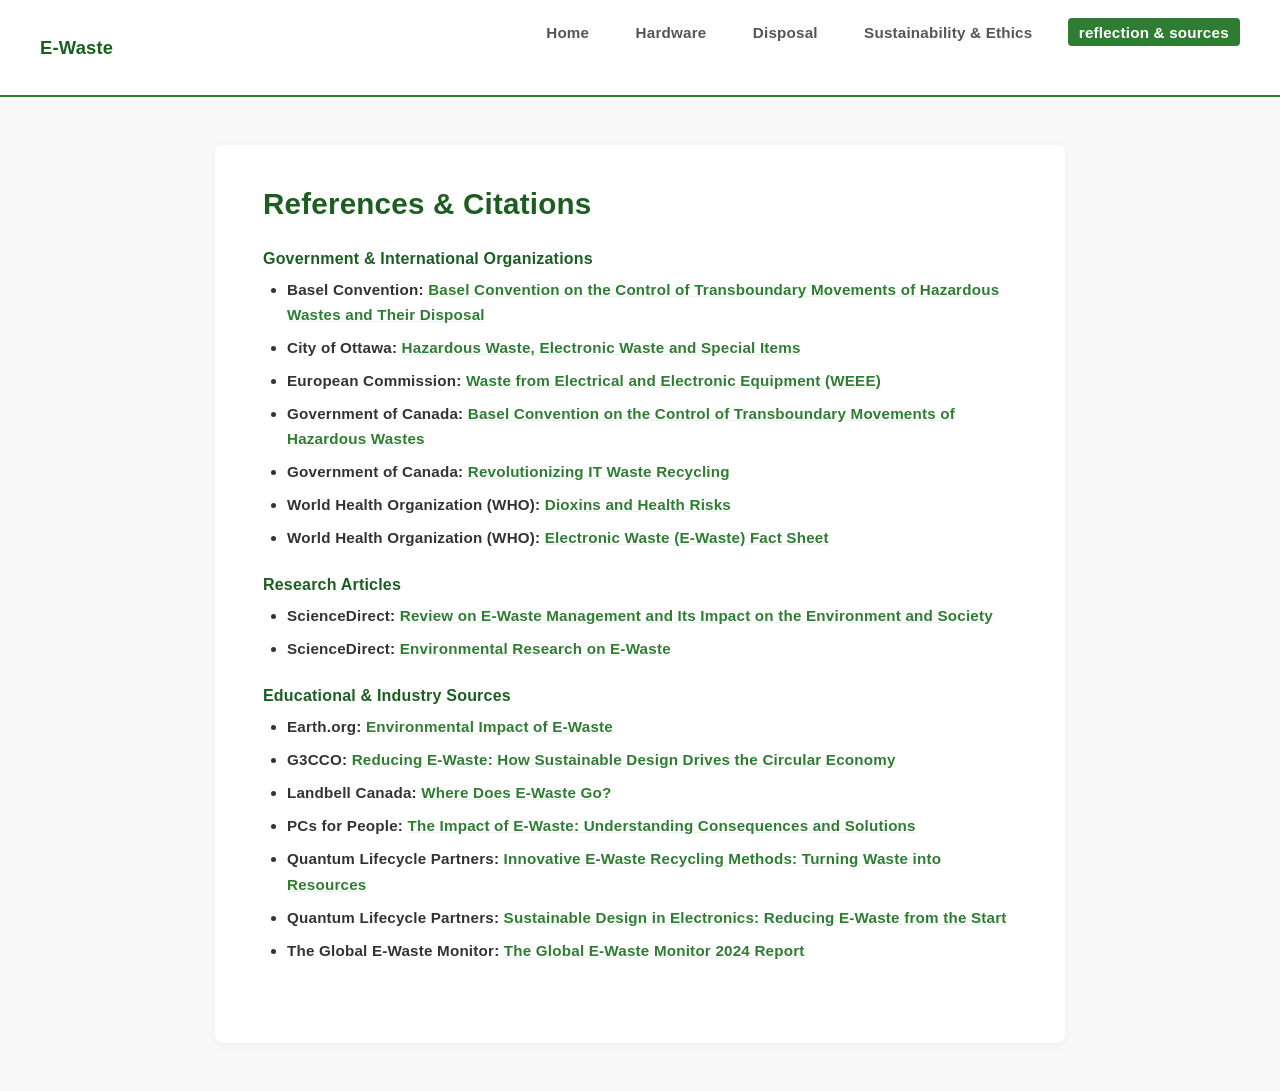
<file: references.html>
<!DOCTYPE html>
<html lang="en">
<head>
  <meta charset="UTF-8">
  <meta name="viewport" content="width=device-width, initial-scale=1.0">
  <title>E-Waste: References</title>
  <link rel="stylesheet" href="ass.css">
</head>
<body>

  <header class="site-header">
    <div class="logo">E-Waste</div>
    <nav>
     <ul>
     <li><a href="inside.html">Home</a></li>
        <li><a href="hardware.html">Hardware</a></li>
        <li><a href="human.html">Disposal</a></li>
        <li><a href="future.html">Sustainability & Ethics</a></li>
        <li><a href="references.html" class="active">reflection & sources</a></li>
        
    </ul>
</nav>
   
  </header>

  <main class="article-container">

    <header class="article-hero">
      <h1> References & Citations </h1>
    </header>

    <section>

      <h3>Government & International Organizations</h3>
      <ul>
        <li>
          <strong>Basel Convention:</strong> 
          <a href="https://www.basel.int" target="_blank" rel="noopener noreferrer">
            Basel Convention on the Control of Transboundary Movements of Hazardous Wastes and Their Disposal
          </a>
        </li>
        <li>
          <strong>City of Ottawa:</strong> 
          <a href="https://ottawa.ca" target="_blank" rel="noopener noreferrer">
            Hazardous Waste, Electronic Waste and Special Items
          </a>
        </li>
        <li>
          <strong>European Commission:</strong> 
          <a href="https://ec.europa.eu/commission/presscorner/detail/en/ip_22_661" target="_blank" rel="noopener noreferrer">
            Waste from Electrical and Electronic Equipment (WEEE)
          </a>
        </li>
        <li>
          <strong>Government of Canada:</strong> 
          <a href="https://www.canada.ca" target="_blank" rel="noopener noreferrer">
            Basel Convention on the Control of Transboundary Movements of Hazardous Wastes
          </a>
        </li>
        <li>
          <strong>Government of Canada:</strong> 
          <a href="https://www.canada.ca" target="_blank" rel="noopener noreferrer">
            Revolutionizing IT Waste Recycling
          </a>
        </li>
        <li>
          <strong>World Health Organization (WHO):</strong> 
          <a href="https://www.who.int" target="_blank" rel="noopener noreferrer">
            Dioxins and Health Risks
          </a>
        </li>
        <li>
          <strong>World Health Organization (WHO):</strong> 
          <a href="https://www.who.int/news-room/fact-sheets/detail/electronic-waste-(e-waste)" target="_blank" rel="noopener noreferrer">
            Electronic Waste (E-Waste) Fact Sheet
          </a>
        </li>
      </ul>

      <h3>Research Articles</h3>
      <ul>
        <li>
          <strong>ScienceDirect:</strong> 
          <a href="https://www.sciencedirect.com/science/article/pii/S2949750723000135" target="_blank" rel="noopener noreferrer">
            Review on E-Waste Management and Its Impact on the Environment and Society
          </a>
        </li>
        <li>
          <strong>ScienceDirect:</strong> 
          <a href="https://www.sciencedirect.com/science/article/abs/pii/S004565352500414X" target="_blank" rel="noopener noreferrer">
            Environmental Research on E-Waste
          </a>
        </li>
      </ul>

      <h3>Educational & Industry Sources</h3>
      <ul>
        <li>
          <strong>Earth.org:</strong> 
          <a href="https://earth.org/environmental-impact-of-e-waste/" target="_blank" rel="noopener noreferrer">
            Environmental Impact of E-Waste
          </a>
        </li>
        <li>
          <strong>G3CCO:</strong> 
          <a href="https://www.g3cco.com/reducing-e-waste-how-sustainable-design-drives-the-circular-economy-and-environmental-impact/" target="_blank" rel="noopener noreferrer">
            Reducing E-Waste: How Sustainable Design Drives the Circular Economy
          </a>
        </li>
        <li>
          <strong>Landbell Canada:</strong> 
          <a href="https://landbellcanada.com" target="_blank" rel="noopener noreferrer">
            Where Does E-Waste Go?
          </a>
        </li>
        <li>
          <strong>PCs for People:</strong> 
          <a href="https://www.pcsforpeople.org" target="_blank" rel="noopener noreferrer">
            The Impact of E-Waste: Understanding Consequences and Solutions
          </a>
        </li>
        <li>
          <strong>Quantum Lifecycle Partners:</strong> 
          <a href="https://quantumlifecycle.com" target="_blank" rel="noopener noreferrer">
            Innovative E-Waste Recycling Methods: Turning Waste into Resources
          </a>
        </li>
        <li>
          <strong>Quantum Lifecycle Partners:</strong> 
          <a href="https://quantumlifecycle.com/en_CA/blog/sustainable-design-in-electronics-reducing-e-waste-from-the-start/" target="_blank" rel="noopener noreferrer">
            Sustainable Design in Electronics: Reducing E-Waste from the Start
          </a>
        </li>
        <li>
          <strong>The Global E-Waste Monitor:</strong> 
          <a href="https://ewastemonitor.info/the-global-e-waste-monitor-2024/" target="_blank" rel="noopener noreferrer">
            The Global E-Waste Monitor 2024 Report
          </a>
        </li>
      </ul>
    </section>

  </main>



</body>
</html>
</file>
<file: styles.css>
:root {
    --bg-color: #0b0f19;
    --card-bg: #111827;
    --text-primary: #f3f4f6;
    --text-secondary: #9ca3af;
    --accent-emerald: #10b981;
    --accent-glow: #34d399;
    --border-color: #1f2937;
}

body {
    font-family: 'Segoe UI', system-ui, sans-serif;
    background-color: var(--bg-color);
    color: var(--text-primary);
    line-height: 1.6;
    margin: 0;
    padding: 0;
}
</file>
<file: disposalStyle.css>
/* ==========================================================================
   1. SYSTEM SETUP
   ========================================================================== */
* {
    box-sizing: border-box;
    margin: 0;
    padding: 0;
}

body {
    font-family: 'Segoe UI', system-ui, -apple-system, sans-serif;
    background-color: #f3f7f4;   /* Soft slate with a hint of clean environmental green */
    color: #1e293b;              /* Premium high-contrast dark charcoal */
    line-height: 1.6;
    font-size: 16px;
    padding-bottom: 4rem;
}

/* ==========================================================================
   2. EYE-CATCHING  HEADER
   ========================================================================== */
header {
    background: linear-gradient(135deg, #0f172a 0%, #1e3a2f 100%); /* Deep tech slate to forest gradient */
    color: #ffffff;
    padding: 4rem 1.5rem;
    text-align: center;
    box-shadow: 0 4px 20px rgba(0, 0, 0, 0.08);
}

header h1 {
    color: #4ade80;              /* luminous emerald green */
    font-size: 2.5rem;
    font-weight: 800;
    letter-spacing: -0.02em;
    margin-bottom: 0.75rem;
}

header p {
    color: #94a3b8;
    font-size: 1.1rem;
    font-weight: 500;
}

/* ==========================================================================
   3. MENU BUTTONS
   ========================================================================== */
nav {
    background-color: #ffffff;
    border-bottom: 2px solid #e2e8f0;
    display: flex;
    justify-content: center;
    padding: 1rem;
    gap: 0.75rem;
    position: sticky;
    top: 0;
    z-index: 100;
}

nav a {
    color: #334155;
    text-decoration: none;
    font-size: 0.95rem;
    font-weight: 600;
    padding: 0.6rem 1.25rem;
    border-radius: 8px;
    background-color: #f8fafc;
    border: 1px solid #e2e8f0;
    transition: all 0.25s cubic-bezier(0.4, 0, 0.2, 1); /* Smooth springy motion */
}

/* Eye-catching tab lifting animation when hovered */
nav a:hover {
    background-color: #ffffff;
    color: #16a34a;
    border-color: #16a34a;
    transform: translateY(-2px);
    box-shadow: 0 4px 12px rgba(22, 163, 74, 0.12);
}

/* High-contrast highlight for the page you are on */
nav a.active {
    background-color: #16a34a;
    color: #ffffff;
    border-color: #16a34a;
    box-shadow: 0 4px 14px rgba(22, 163, 74, 0.3);
}

/* ==========================================================================
   4. CONTENT CARDS WITH INTERACTIVE HOVER EFFECTS
   ========================================================================== */
main {
    max-width: 860px;
    margin: 3rem auto 0 auto;
    padding: 0 1.5rem;
}

section {
    background-color: #ffffff;
    border: 1px solid #e2e8f0;
    border-radius: 14px;
    padding: 2.25rem;
    margin-bottom: 2rem;
    border-left: 5px solid #cbd5e1; /* Subtle default left line */
    transition: all 0.3s ease;
    box-shadow: 0 4px 6px rgba(15, 23, 42, 0.015);
}

/* Beautiful dynamic shift when scanning down the page */
section:hover {
    border-left-color: #16a34a; /* Glows green on hover */
    transform: translateX(4px); /* Gently slides over to catch the eye */
    box-shadow: 0 10px 25px rgba(15, 23, 42, 0.05);
}

/* ==========================================================================
   5. UNIFORM & TYPOGRAPHY METRICS
   ========================================================================== */
h2 {
    color: #0f172a;
    font-size: 1.6rem;
    font-weight: 700;
    margin-bottom: 1.25rem;
}

h3 {
    color: #16a34a;
    font-size: 1.2rem;
    font-weight: 600;
    margin: 1.75rem 0 0.75rem 0;
}

p {
    font-size: 1.05rem;
    color: #334155;
    margin-bottom: 1.25rem;
}

p:last-child {
    margin-bottom: 0;
}

/* ==========================================================================
   6. CLEAN BULLET VARIATIONS
   ========================================================================== */
ul {
    margin-bottom: 1.25rem;
}

li {
    font-size: 1.05rem;
    position: relative;
    padding-left: 1.5rem;
    margin-bottom: 0.8rem;
    color: #334155;
    list-style: none;
}

/* Adds custom geometric green bullets */
li::before {
    content: "•";
    position: absolute;
    left: 0;
    color: #16a34a;
    font-size: 1.2rem;
    top: -2px;
}

li strong {
    color: #0f172a;
    font-weight: 600;
}

/* ==========================================================================
   7. KEY HIGHLIGHT BOX (DID YOU KNOW / ANCHORS)
   ========================================================================== */
.highlight-box {
    background: linear-gradient(90deg, #f0fdf4 0%, #ffffff 100%);
    border: 1px solid #bbf7d0;
    border-left: 6px solid #16a34a;
    padding: 2rem;
    border-radius: 12px;
}

.highlight-box:hover {
    transform: scale(1.01); /* Subtle premium pop animation */
}

.highlight-box h2 {
    color: #15803d;
    margin-bottom: 1rem;
}

/* ==========================================================================
   8. FOOTER
   ========================================================================== */
footer {
    text-align: center;
    margin-top: 5rem;
    padding: 2rem 1rem;
    border-top: 1px solid #e2e8f0;
    color: #64748b;
    font-size: 0.9rem;
}

/* ==========================================================================
   9. HIDING THE DETAILS (RECYCLING IN DISPOSAL)
   ========================================================================== */
summary  {
  list-style: none;
}

/* ==========================================================================
   10. LINK STYLE
   ========================================================================== */
.link  {
  color: #15803d;
  text-decoration-line: none;
}

.link:hover  {
  color: #1e3a2f;
  text-decoration-line: none;
}
</file>
<file: ass.css>
/* 1. GLOBAL TYPOGRAPHY & DESIGN SYSTEM */
:root {
  --primary-green: #2e7d32;
  --dark-green: #1b5e20;
  --light-mint: #e8f5e9;
  --bg-gray: #f9f9f9;
  --text-color: #333333;
  --border-color: #e0e0e0;
  
  /* Single Master Font & Slightly Smaller Base Size */
  --font-main: 'Helvetica Neue', Helvetica, Arial, sans-serif;
  --base-font-size: 0.95rem; /* Slightly smaller base text size */
  --base-line-height: 1.65;  /* Slightly increased line height for legibility */
  --base-letter-spacing: 0.2px;
}

* {
  box-sizing: border-box;
  margin: 0;
  padding: 0;
}

/* Force ALL body text, lists, tables, links, and cards to match the base size */
body, p, li, td, th, blockquote, span, div, nav a, footer {
  font-family: var(--font-main);
  font-size: var(--base-font-size);
  line-height: var(--base-line-height);
  letter-spacing: var(--base-letter-spacing);
  color: var(--text-color);
}

body {
  background-color: var(--bg-gray);
}

/* 2. NAVIGATION BAR */
.site-header {
  background-color: #ffffff;
  border-bottom: 2px solid var(--primary-green);
  padding: 1.2rem 2.5rem;
  display: flex;
  justify-content: space-between;
  align-items: center;
  position: sticky;
  top: 0;
  z-index: 100;
}

.logo {
  font-size: 1.15rem;
  font-weight: bold;
  color: var(--dark-green);
}

nav ul {
  display: flex;
  list-style: none;
  gap: 1.5rem;
}

nav a {
  text-decoration: none;
  color: #555555;
  font-weight: 600;
  padding: 0.35rem 0.7rem;
  border-radius: 4px;
  transition: background-color 0.2s, color 0.2s;
}

nav a:hover,
nav a.active {
  color: #ffffff;
  background-color: var(--primary-green);
}

/* 3. PAGE CONTAINER & HEADINGS */
.article-container {
  max-width: 850px;
  margin: 3rem auto; /* Spaced out further from top/bottom */
  padding: 2.5rem 3rem; /* Extra interior padding */
  background-color: #ffffff;
  border-radius: 8px;
  box-shadow: 0 2px 8px rgba(0, 0, 0, 0.05);
}

.category-tag {
  display: inline-block;
  font-weight: bold;
  color: var(--primary-green);
  background-color: var(--light-mint);
  padding: 0.25rem 0.65rem;
  border-radius: 4px;
  margin-bottom: 0.75rem;
}

/* Proportional headings with increased breathing room */
h1 {
  font-size: 1.85rem;
  color: var(--dark-green);
  line-height: 1.3;
  margin-bottom: 1.5rem;
}

h2 {
  font-size: 1.3rem;
  color: var(--primary-green);
  line-height: 1.4;
  margin-top: 2.5rem; /* Generous spacing above major sections */
  margin-bottom: 1.2rem;
  border-bottom: 2px solid var(--light-mint);
  padding-bottom: 0.4rem;
}

h3 {
  font-size: 1.05rem;
  color: var(--dark-green);
  line-height: 1.4;
  margin-top: 1.75rem; /* Spaced out from paragraphs above */
  margin-bottom: 0.75rem;
}

p {
  margin-bottom: 1.25rem; /* Extra spacing between paragraphs */
}

ul, ol {
  margin-bottom: 1.5rem;
  padding-left: 1.5rem;
}

li {
  margin-bottom: 0.5rem;
}

/* Section Divider Line */
.divider {
  border: 0;
  height: 1px;
  background-color: var(--border-color);
  margin: 3rem 0; /* Creates clear separation between sections */
}

/* 4. IMAGES & CAPTIONS */
.hero-image-container {
  margin: 1.75rem 0 2rem 0;
}

.hero-image {
  width: 100%;
  max-height: 380px;
  object-fit: cover;
  border-radius: 6px;
}

.image-caption {
  color: #666666;
  text-align: center;
  margin-top: 0.6rem;
  font-style: italic;
}

/* 5. CALLOUT BOXES & QUOTES */
.lead-in {
  font-weight: 500;
  color: #444444;
  margin-bottom: 1.5rem;
}

.pull-quote,
.stat-box {
  background-color: var(--light-mint);
  border-left: 4px solid var(--primary-green);
  padding: 1.25rem 1.5rem;
  margin: 2rem 0; /* Spaced out from surrounding text */
  border-radius: 0 6px 6px 0;
}

.central-question {
  text-align: center;
  font-weight: bold;
  color: var(--dark-green);
  padding: 1.5rem;
}

.did-you-know {
  display: flex;
  gap: 1.2rem;
  background-color: #fff8e1;
  border: 1px solid #ffe082;
  padding: 1.5rem;
  border-radius: 6px;
  margin-top: 3rem; /* Noticeable gap above final callout */
}

.did-you-know .icon {
  font-size: 1.6rem;
}

/* 6. CARDS & GRID LAYOUTS */
.examples-grid,
.policy-grid {
  display: grid;
  grid-template-columns: repeat(auto-fit, minmax(220px, 1fr));
  gap: 1.25rem;
  margin: 2rem 0; /* Clear margin above and below grids */
}

.example-card,
.policy-card {
  background-color: #ffffff;
  border: 1px solid var(--border-color);
  border-radius: 6px;
  padding: 1.25rem;
  text-align: left;
}

.example-card {
  text-align: center;
}
.card-icon {
  font-size: 1.6rem;
  display: block;
  margin-bottom: 0.5rem;
}
.table-container {
  overflow-x: auto;
  margin: 2rem 0;
}

.data-table {
  width: 100%;
  border-collapse: collapse;
}

.data-table th,
.data-table td {
  padding: 0.9rem 1.1rem;
  text-align: left;
  border-bottom: 1px solid var(--border-color);
}

.data-table th {
  background-color: var(--primary-green);
  color: #ffffff;
  font-weight: 600;
  border-bottom: 2px solid var(--dark-green);
}

.data-table tr:nth-child(even) {
  background-color: #f7faf7;
}

/* 9. MOBILE RESPONSIVENESS */
@media (max-width: 600px) {
  .site-header {
    flex-direction: column;
    gap: 1rem;
  }
  
  nav ul {
    flex-wrap: wrap;
    justify-content: center;
  }
  
  .article-container {
    padding: 1.5rem;
    margin: 1.2rem;
  }
}


/* ==========================================================================
   DISPOSAL PAGE CUSTOM STYLES
   ========================================================================== */

/* Spacing between main sections */
main section {
  margin-bottom: 2.5rem;
}

/* Section Main Titles */
main section h1 {
  font-size: 1.4rem;
  color: #1b5e20;
  margin-bottom: 1rem;
  border-bottom: 2px solid #e8f5e9;
  padding-bottom: 0.4rem;
}

/* Section Subheadings */
main section h2 {
  font-size: 1.15rem;
  color: #2e7d32;
  margin-top: 1.25rem;
  margin-bottom: 0.5rem;
}

main section h3 {
  font-size: 1rem;
  color: #1b5e20;
  margin-top: 1rem;
  margin-bottom: 0.4rem;
}

/* 2. Highlight Box Container */
.highlight-box {
  background-color: #e8f5e9;
  border-left: 4px solid #2e7d32;
  padding: 1.25rem 1.5rem;
  margin: 1.5rem 0;
  border-radius: 0 6px 6px 0;
}

/* Fixes the h2 heading inside the <summary> dropdown trigger */
summary {
  cursor: pointer;
  font-weight: bold;
}

summary h2 {
  display: inline;
  font-size: 1.1rem;
  color: #1b5e20;
  border-bottom: none;
  margin: 0;
  padding: 0;
}

/* Spacing for text inside accordions */
details p {
  margin-top: 0.8rem;
  margin-bottom: 0.8rem;
}

/* 3. Link Styling */
a.link, 
.link {
  color: #2e7d32;
  font-weight: 600;
  text-decoration: underline;
  display: inline-block;
  margin-bottom: 0.4rem;
}

a.link:hover, 
.link:hover {
  color: #1b5e20;
}

a, 
a.link {
  color: var(--primary-green, #2e7d32); /* Changes default blue to your site's green */
  font-weight: 600;                     /* Makes link text stand out slightly */
  text-decoration: underline;           /* Keeps standard underline readability */
  text-decoration-color: var(--light-mint, #a5d6a7); /* Optional: softer underline color */
  transition: color 0.2s ease, text-decoration-color 0.2s ease;
}
</file>
